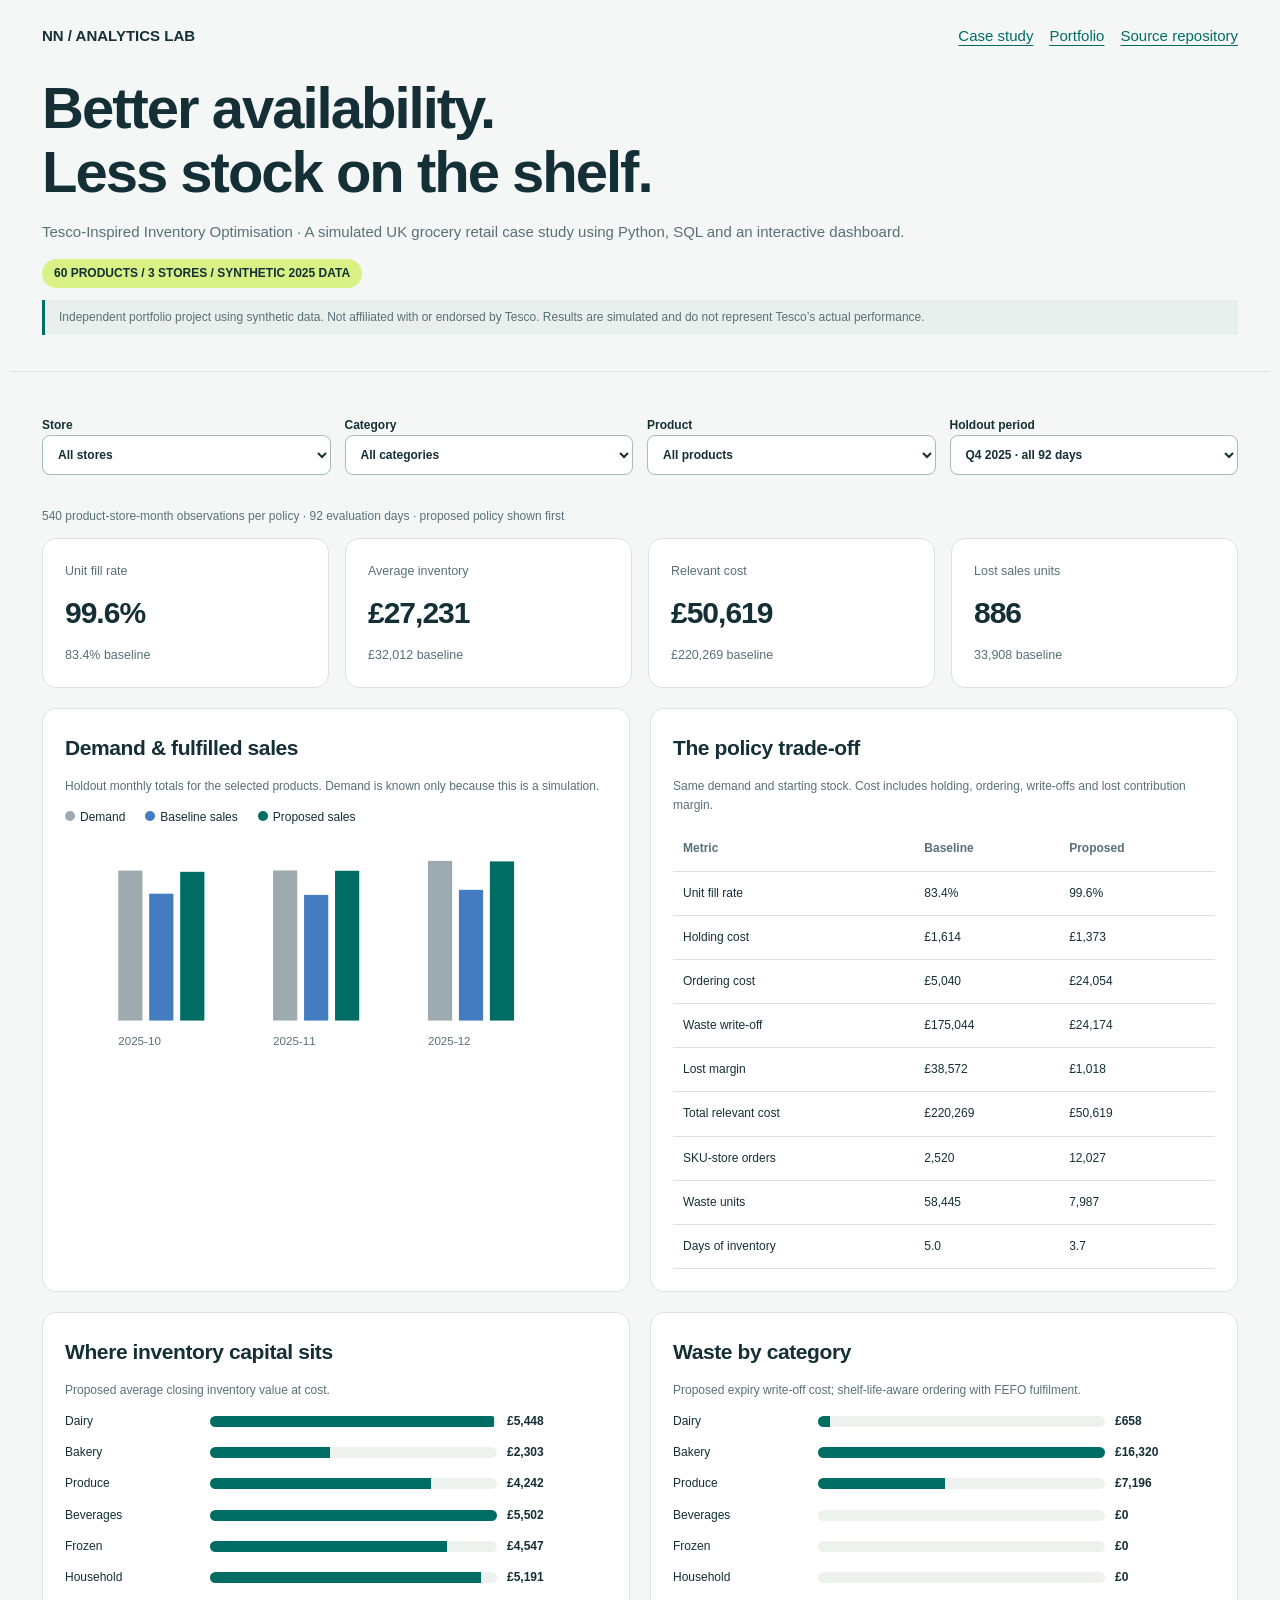
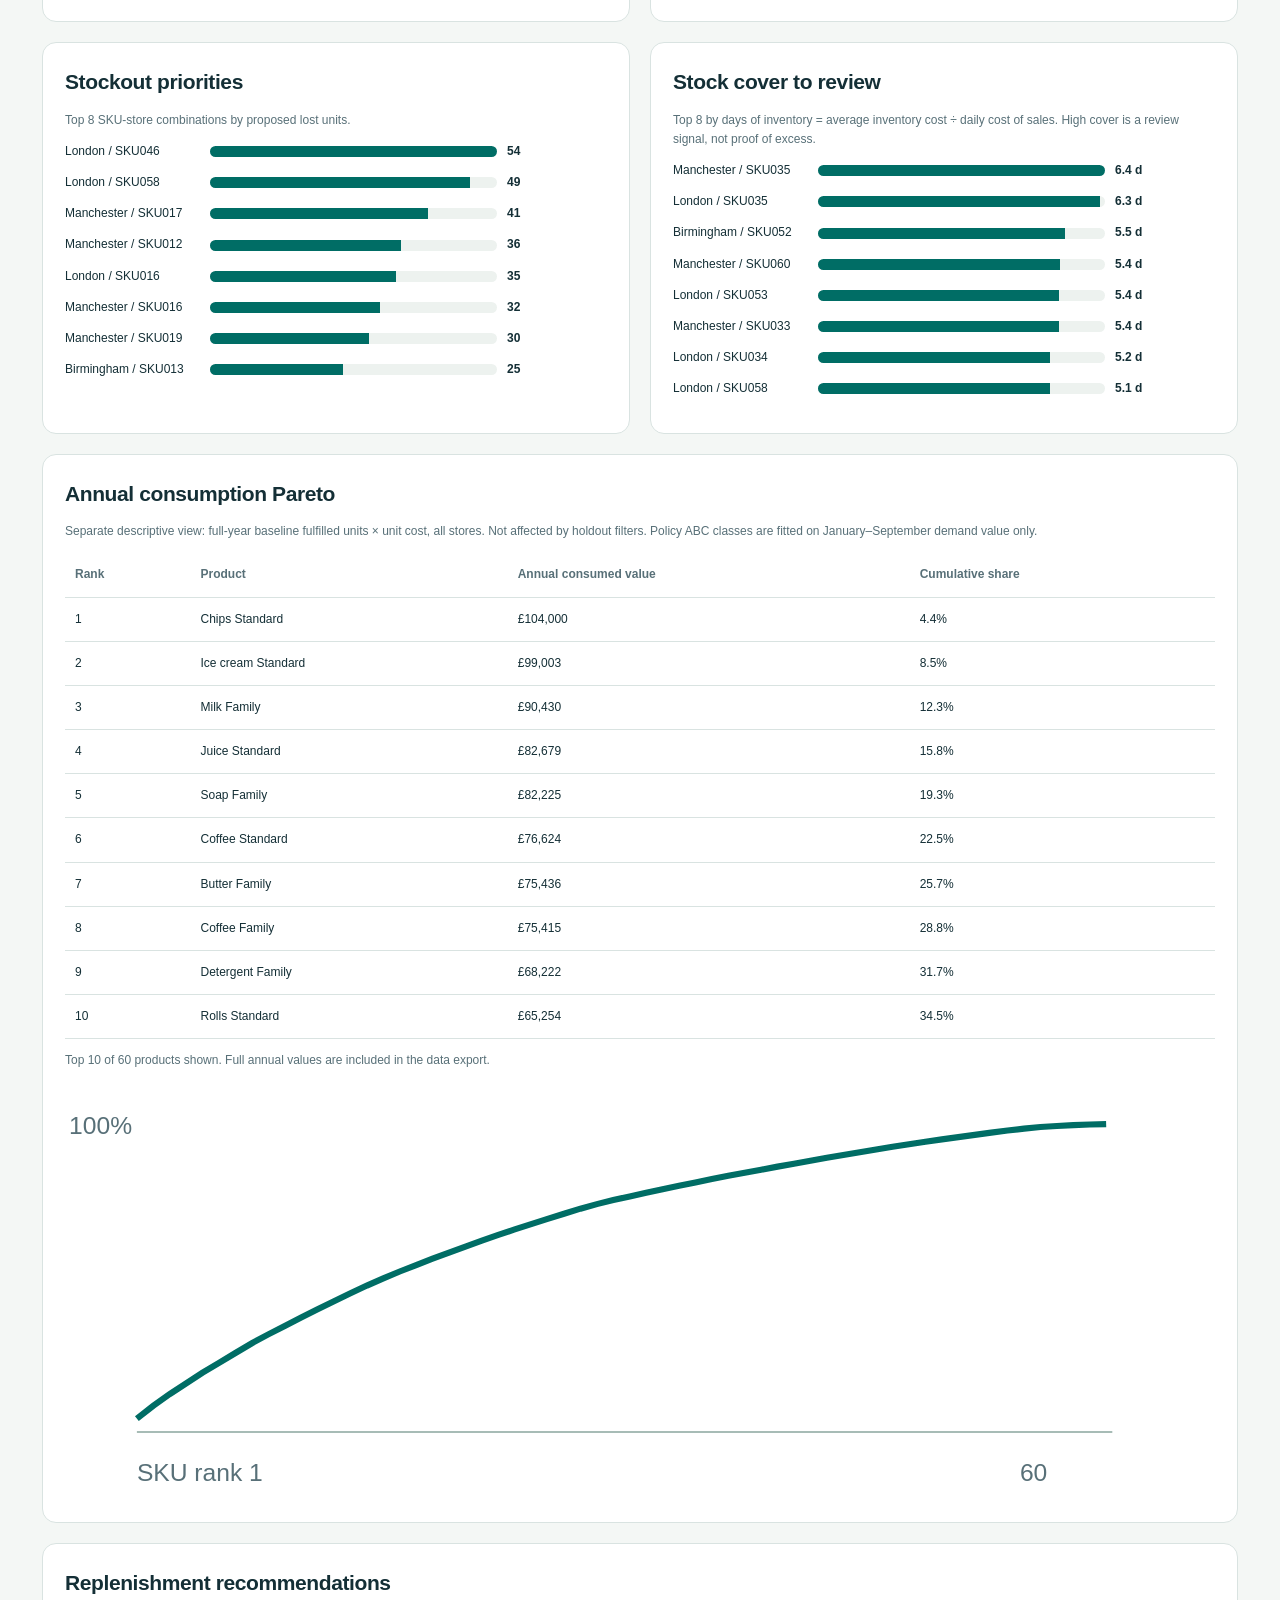
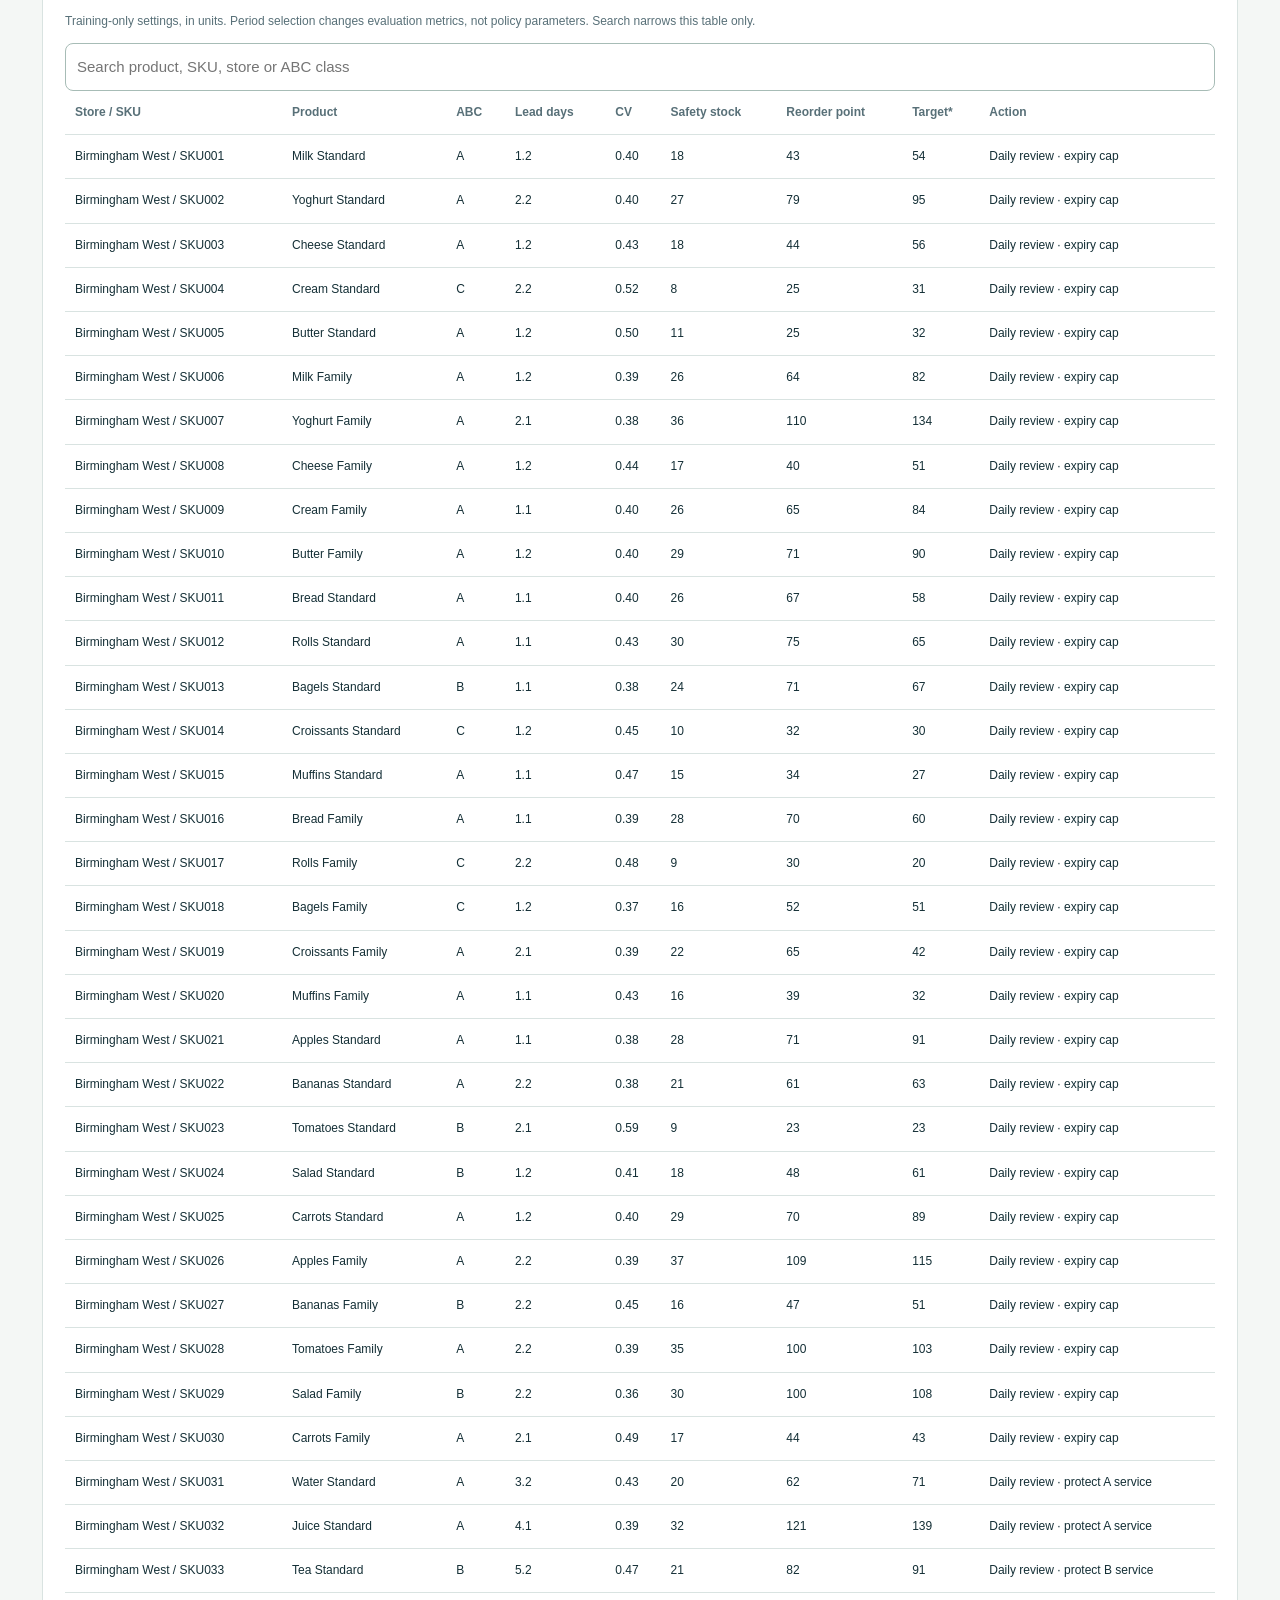
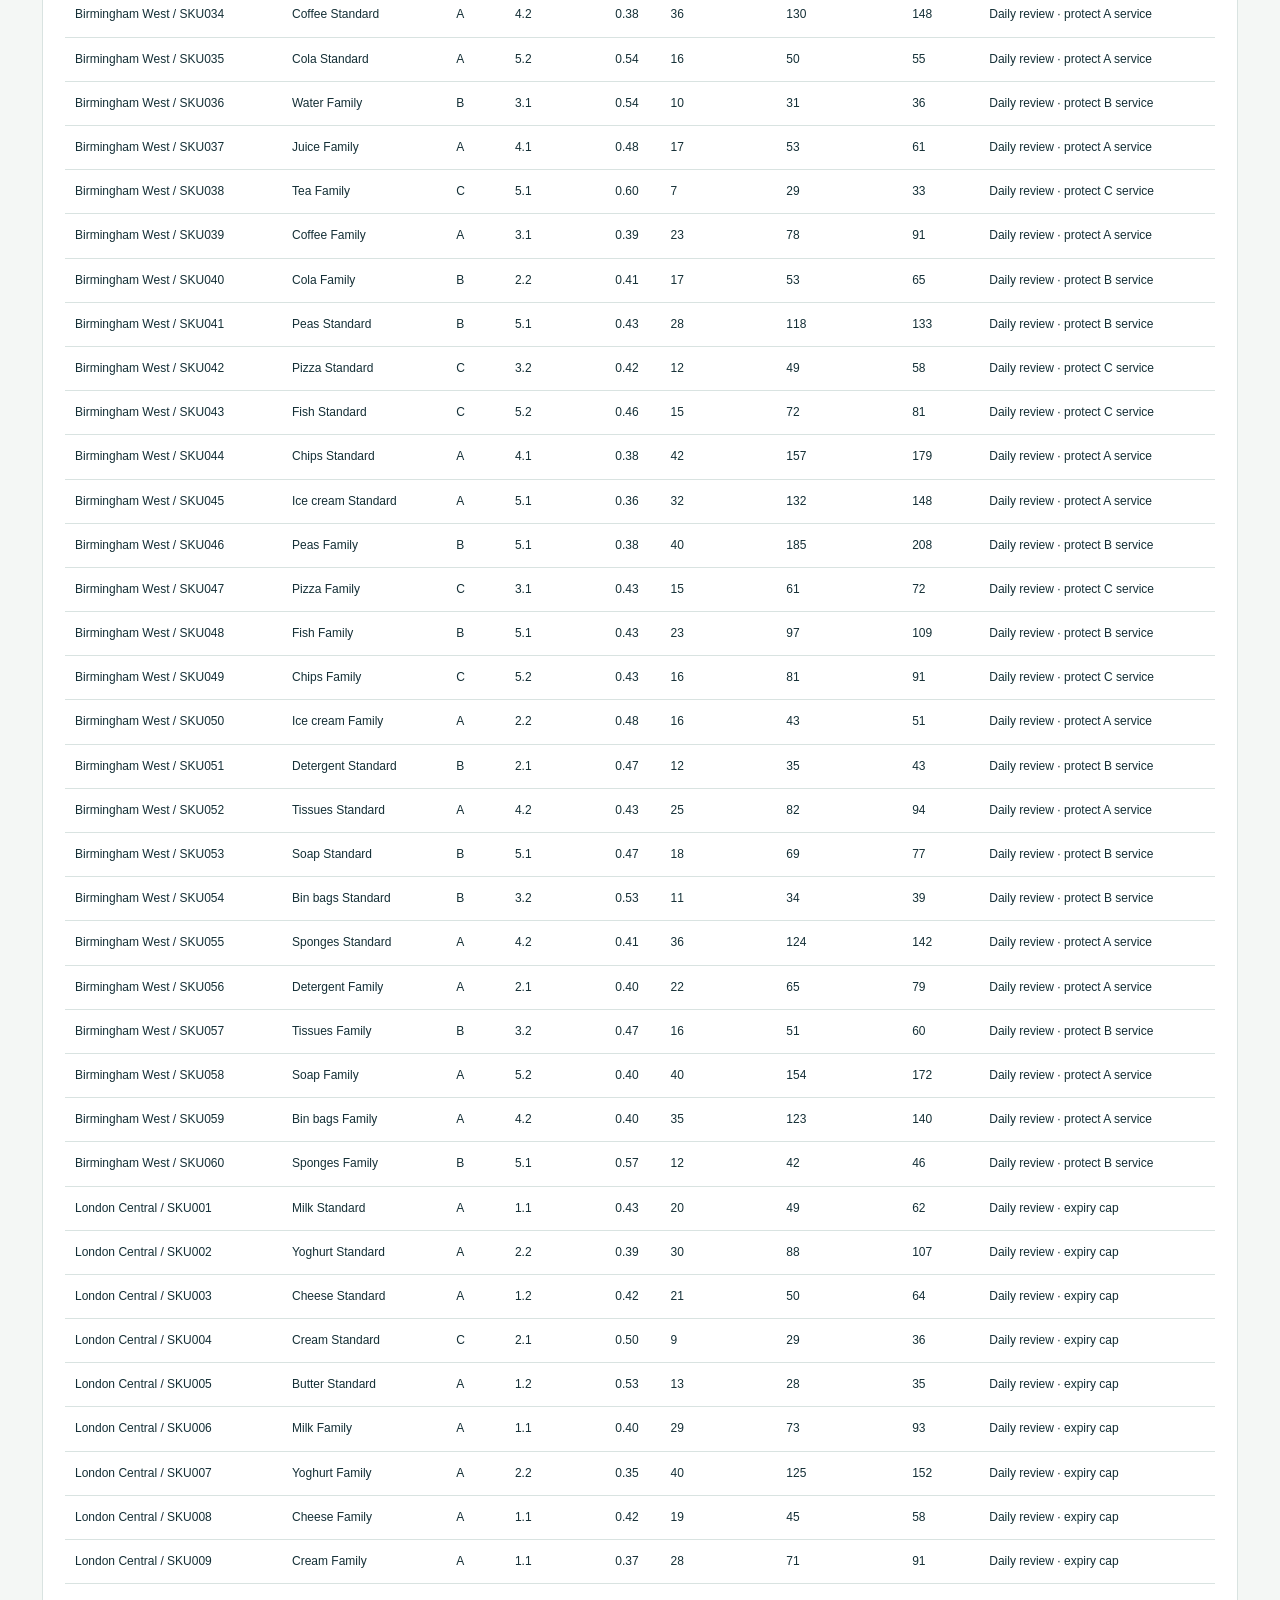
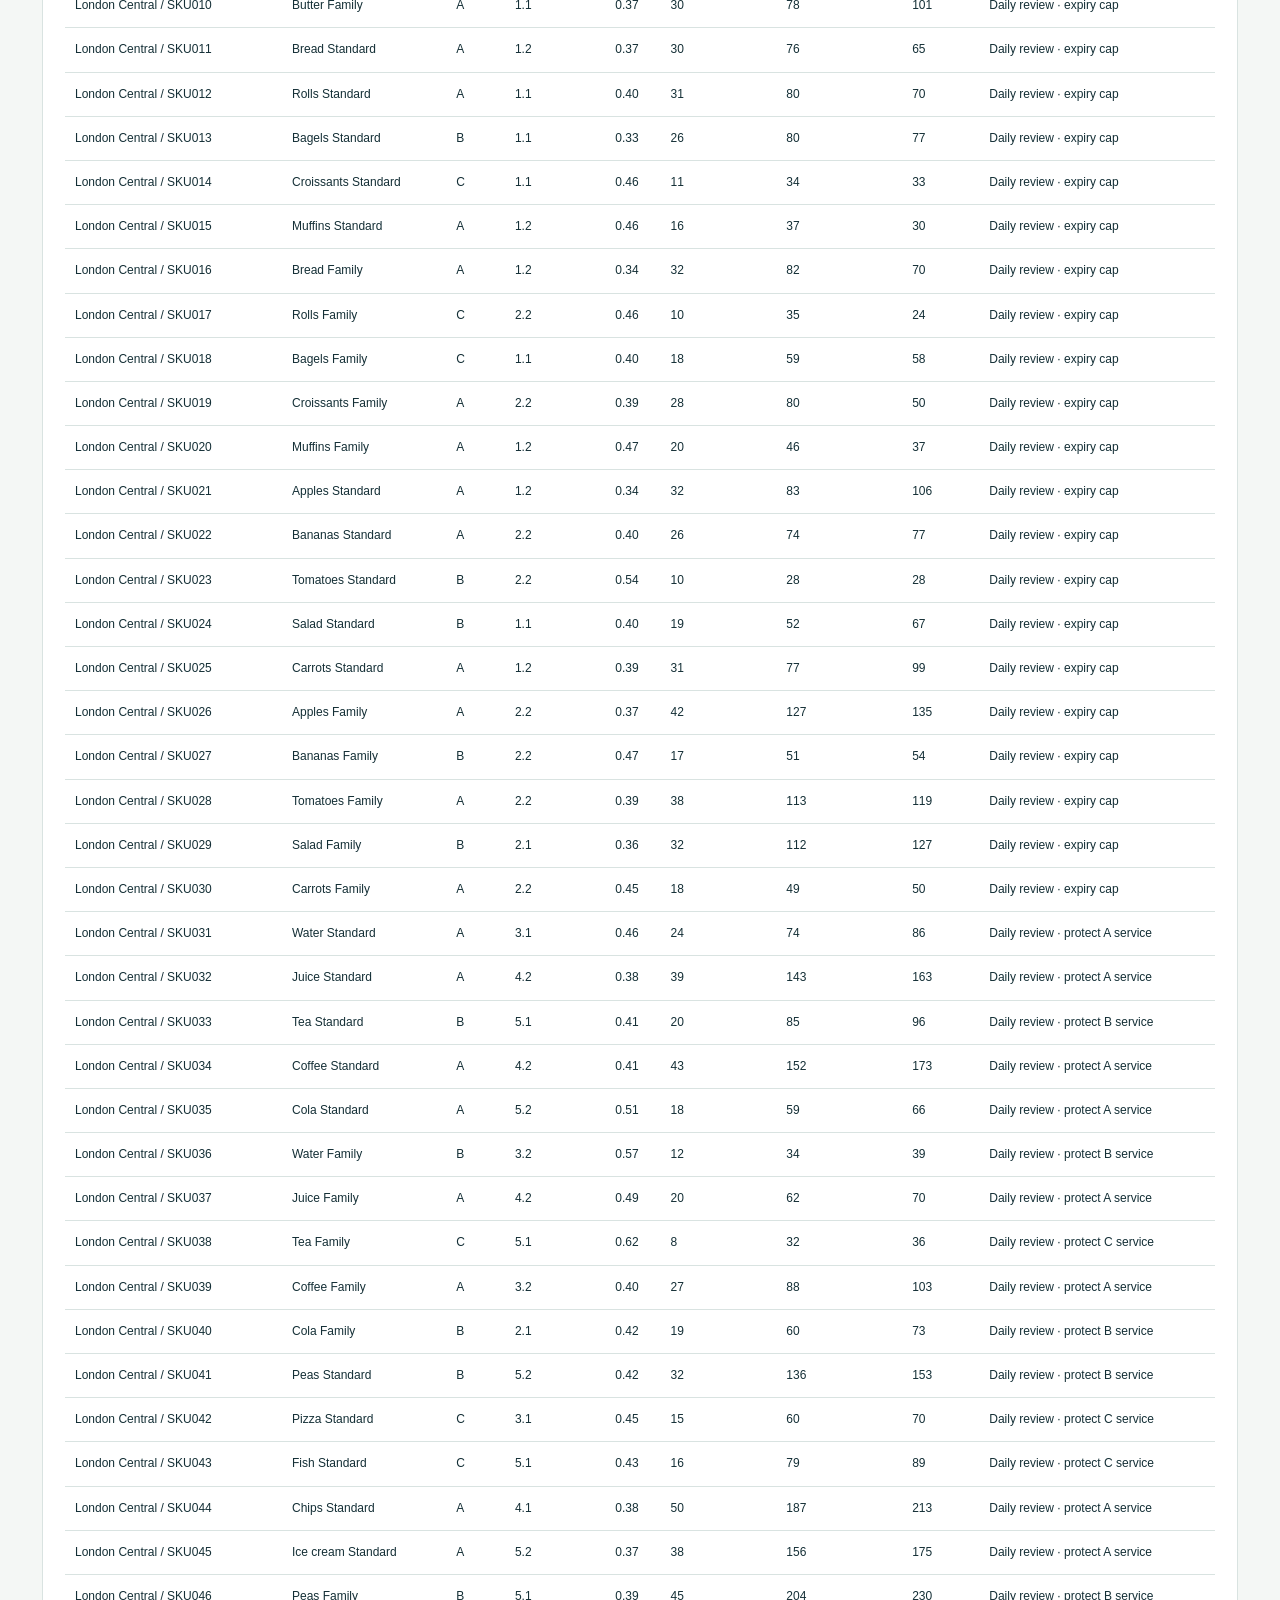
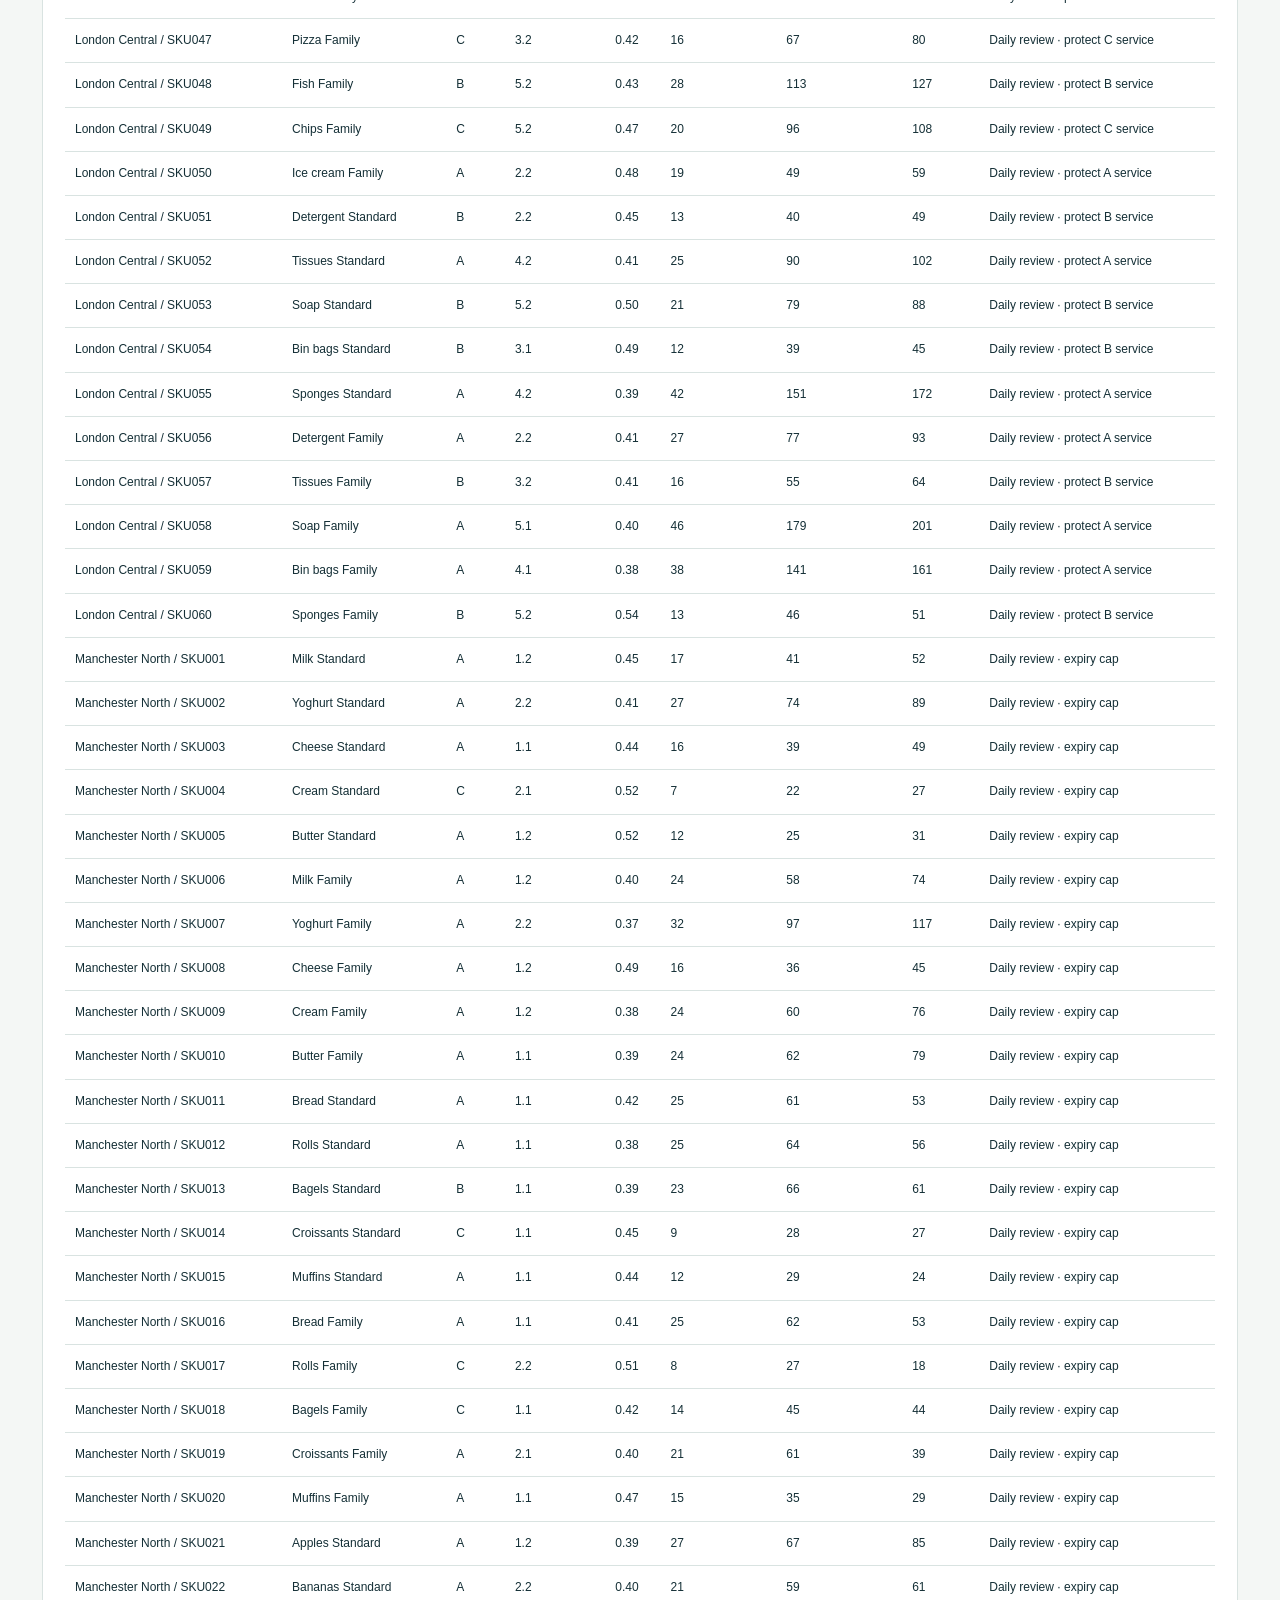
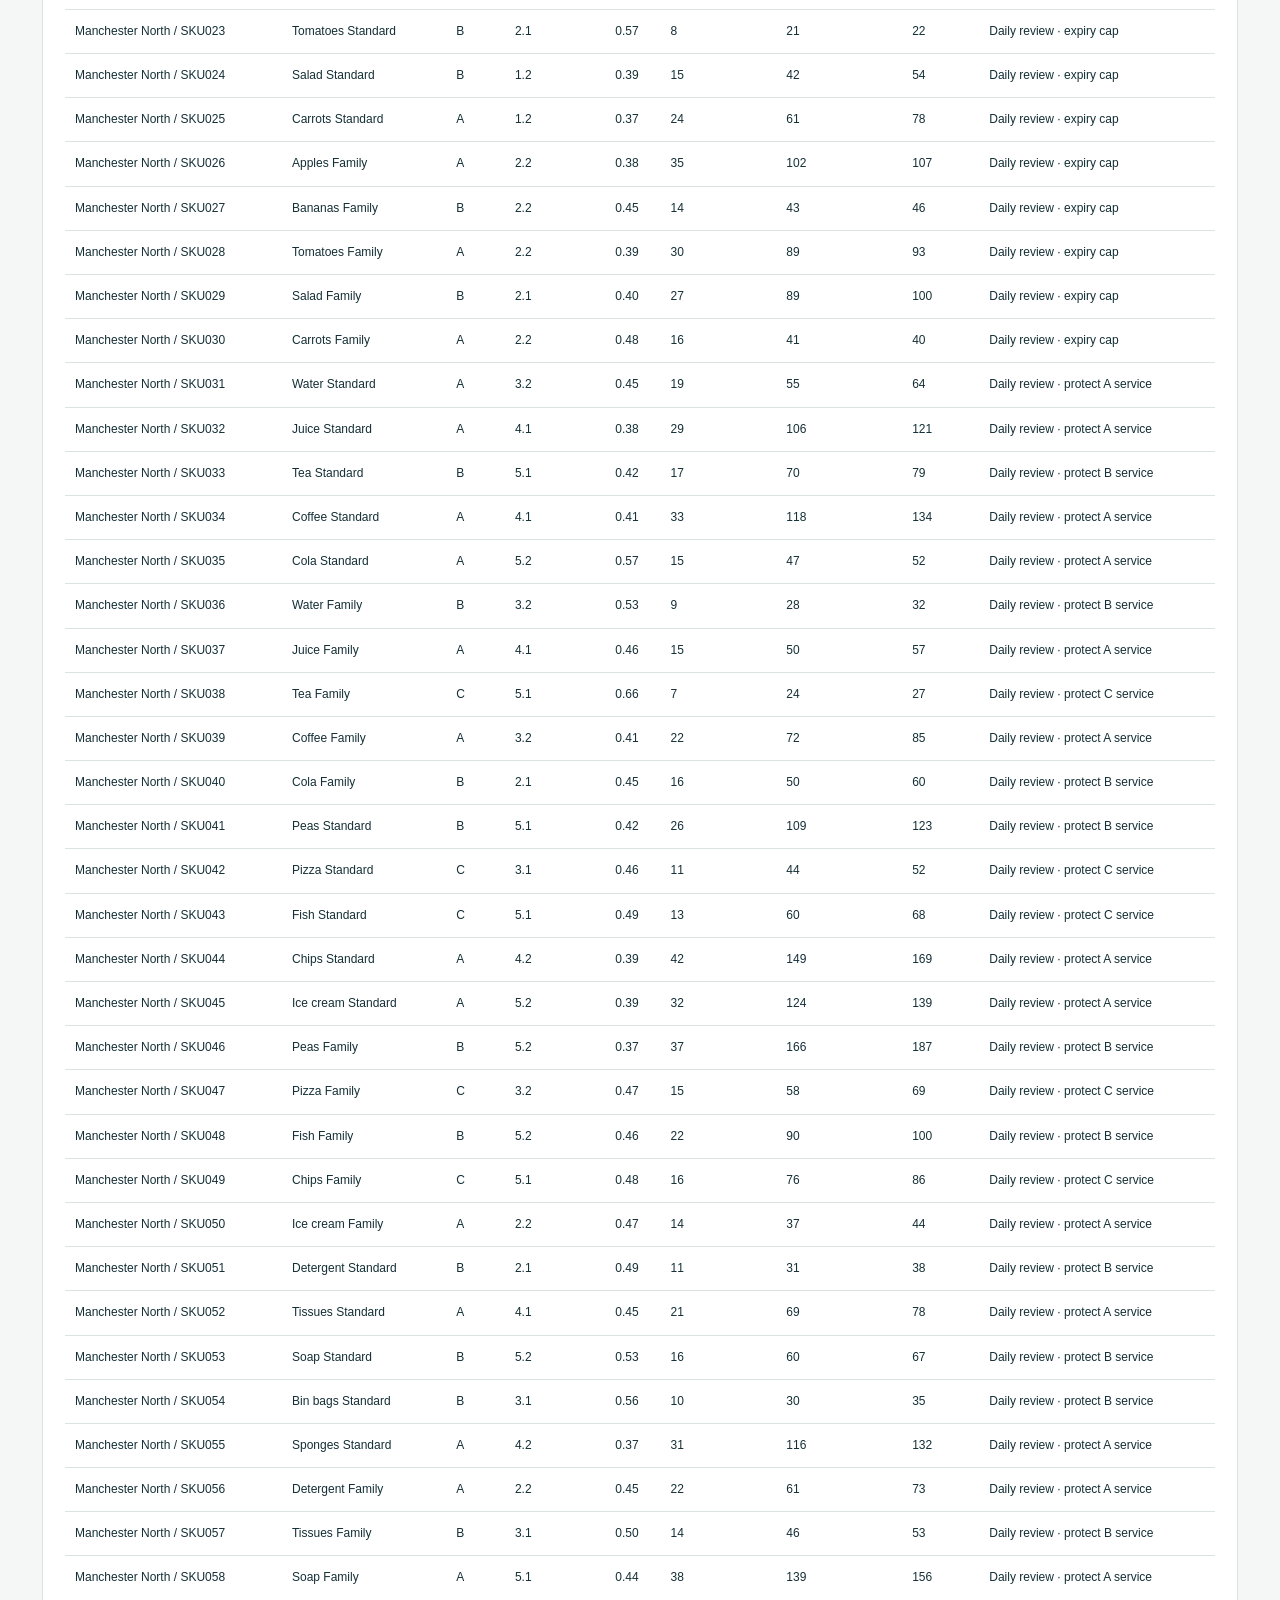
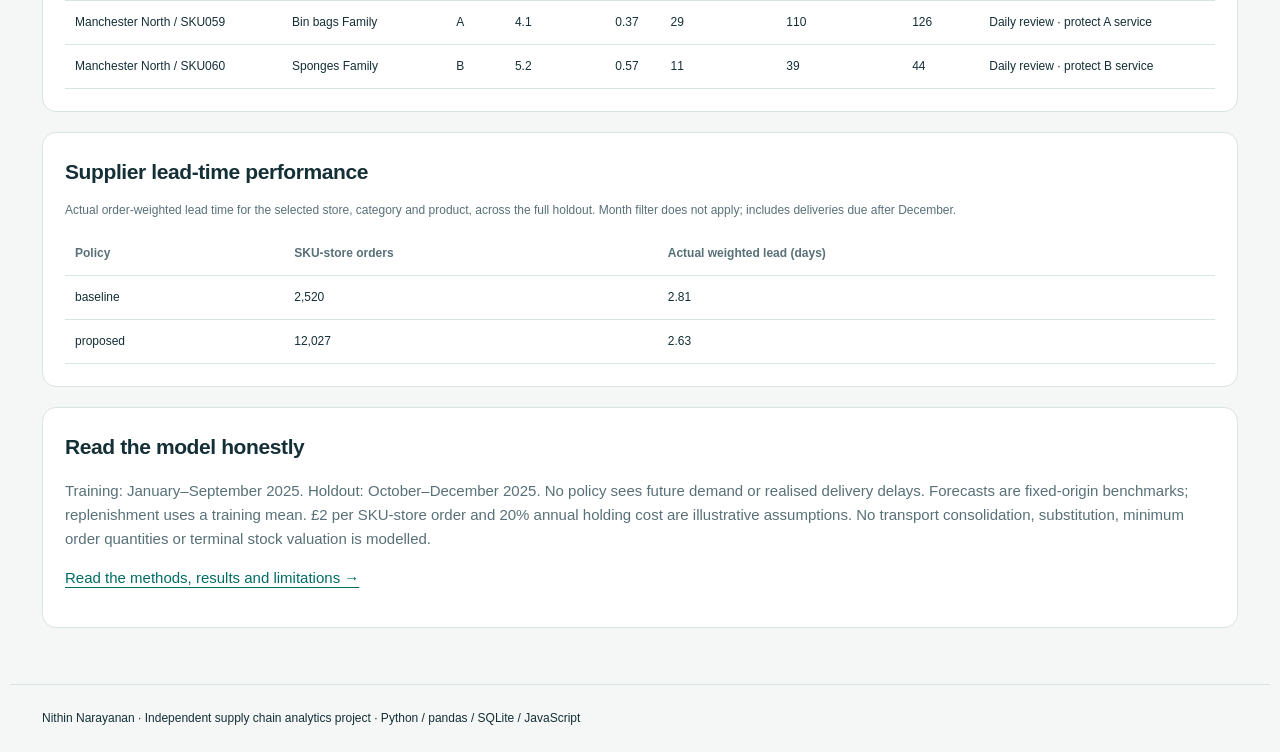
<file: tesco-inventory-optimization/docs/index.html>
<!doctype html><html lang="en"><head><meta charset="utf-8"><meta name="viewport" content="width=device-width,initial-scale=1"><meta name="description" content="Nithin Narayanan's independent synthetic grocery inventory optimisation case study."><title>Inventory Lab | Nithin Narayanan</title><link rel="stylesheet" href="style.css"></head><body><header class="hero"><nav><b>NN / ANALYTICS LAB</b><div><a href="case-study.html">Case study</a><a href="https://itsnithinn.github.io/portfolio/">Portfolio</a><a href="https://github.com/itsnithinn/tesco-inventory-optimization">Source repository</a></div></nav><h1>Better availability.<br>Less stock on the shelf.</h1><p>Tesco-Inspired Inventory Optimisation · A simulated UK grocery retail case study using Python, SQL and an interactive dashboard.</p><span class="pill">60 PRODUCTS / 3 STORES / SYNTHETIC 2025 DATA</span><p class="notice">Independent portfolio project using synthetic data. Not affiliated with or endorsed by Tesco. Results are simulated and do not represent Tesco’s actual performance.</p></header><main><div class="filters"><label>Store<select id="store"></select></label><label>Category<select id="category"></select></label><label>Product<select id="sku"></select></label><label>Holdout period<select id="month"><option value="">Q4 2025 · all 92 days</option><option value="2025-10">October</option><option value="2025-11">November</option><option value="2025-12">December</option></select></label></div><p id="status" aria-live="polite"></p><div id="kpis" class="kpis"></div><div class="grid"><section class="panel"><h2>Demand & fulfilled sales</h2><p class="sub">Holdout monthly totals for the selected products. Demand is known only because this is a simulation.</p><div class="legend"><span><i class="dot grey"></i>Demand</span><span><i class="dot blue"></i>Baseline sales</span><span><i class="dot"></i>Proposed sales</span></div><div id="trend"></div></section><section class="panel"><h2>The policy trade-off</h2><p class="sub">Same demand and starting stock. Cost includes holding, ordering, write-offs and lost contribution margin.</p><div id="comparison" class="tablewrap"></div></section><section class="panel"><h2>Where inventory capital sits</h2><p class="sub">Proposed average closing inventory value at cost.</p><div id="capital"></div></section><section class="panel"><h2>Waste by category</h2><p class="sub">Proposed expiry write-off cost; shelf-life-aware ordering with FEFO fulfilment.</p><div id="waste"></div></section><section class="panel"><h2>Stockout priorities</h2><p class="sub">Top 8 SKU-store combinations by proposed lost units.</p><div id="stockouts"></div></section><section class="panel"><h2>Stock cover to review</h2><p class="sub">Top 8 by days of inventory = average inventory cost ÷ daily cost of sales. High cover is a review signal, not proof of excess.</p><div id="overstock"></div></section><section class="panel wide"><h2>Annual consumption Pareto</h2><p class="sub">Separate descriptive view: full-year baseline fulfilled units × unit cost, all stores. Not affected by holdout filters. Policy ABC classes are fitted on January–September demand value only.</p><div id="pareto"></div></section><section class="panel wide"><h2>Replenishment recommendations</h2><p class="sub">Training-only settings, in units. Period selection changes evaluation metrics, not policy parameters. Search narrows this table only.</p><input id="search" placeholder="Search product, SKU, store or ABC class" aria-label="Search recommendations"><div id="recommendations" class="tablewrap"></div></section><section class="panel wide"><h2>Supplier lead-time performance</h2><p class="sub">Actual order-weighted lead time for the selected store, category and product, across the full holdout. Month filter does not apply; includes deliveries due after December.</p><div id="suppliers"></div></section><section class="panel wide"><h2>Read the model honestly</h2><p>Training: January–September 2025. Holdout: October–December 2025. No policy sees future demand or realised delivery delays. Forecasts are fixed-origin benchmarks; replenishment uses a training mean. £2 per SKU-store order and 20% annual holding cost are illustrative assumptions. No transport consolidation, substitution, minimum order quantities or terminal stock valuation is modelled.</p><p><a href="case-study.html">Read the methods, results and limitations →</a></p></section></div><noscript>Please enable JavaScript to explore this dashboard. The case study is available without JavaScript.</noscript></main><footer>Nithin Narayanan · Independent supply chain analytics project · Python / pandas / SQLite / JavaScript</footer><script src="data.js"></script><script src="app.js"></script></body></html>
</file>
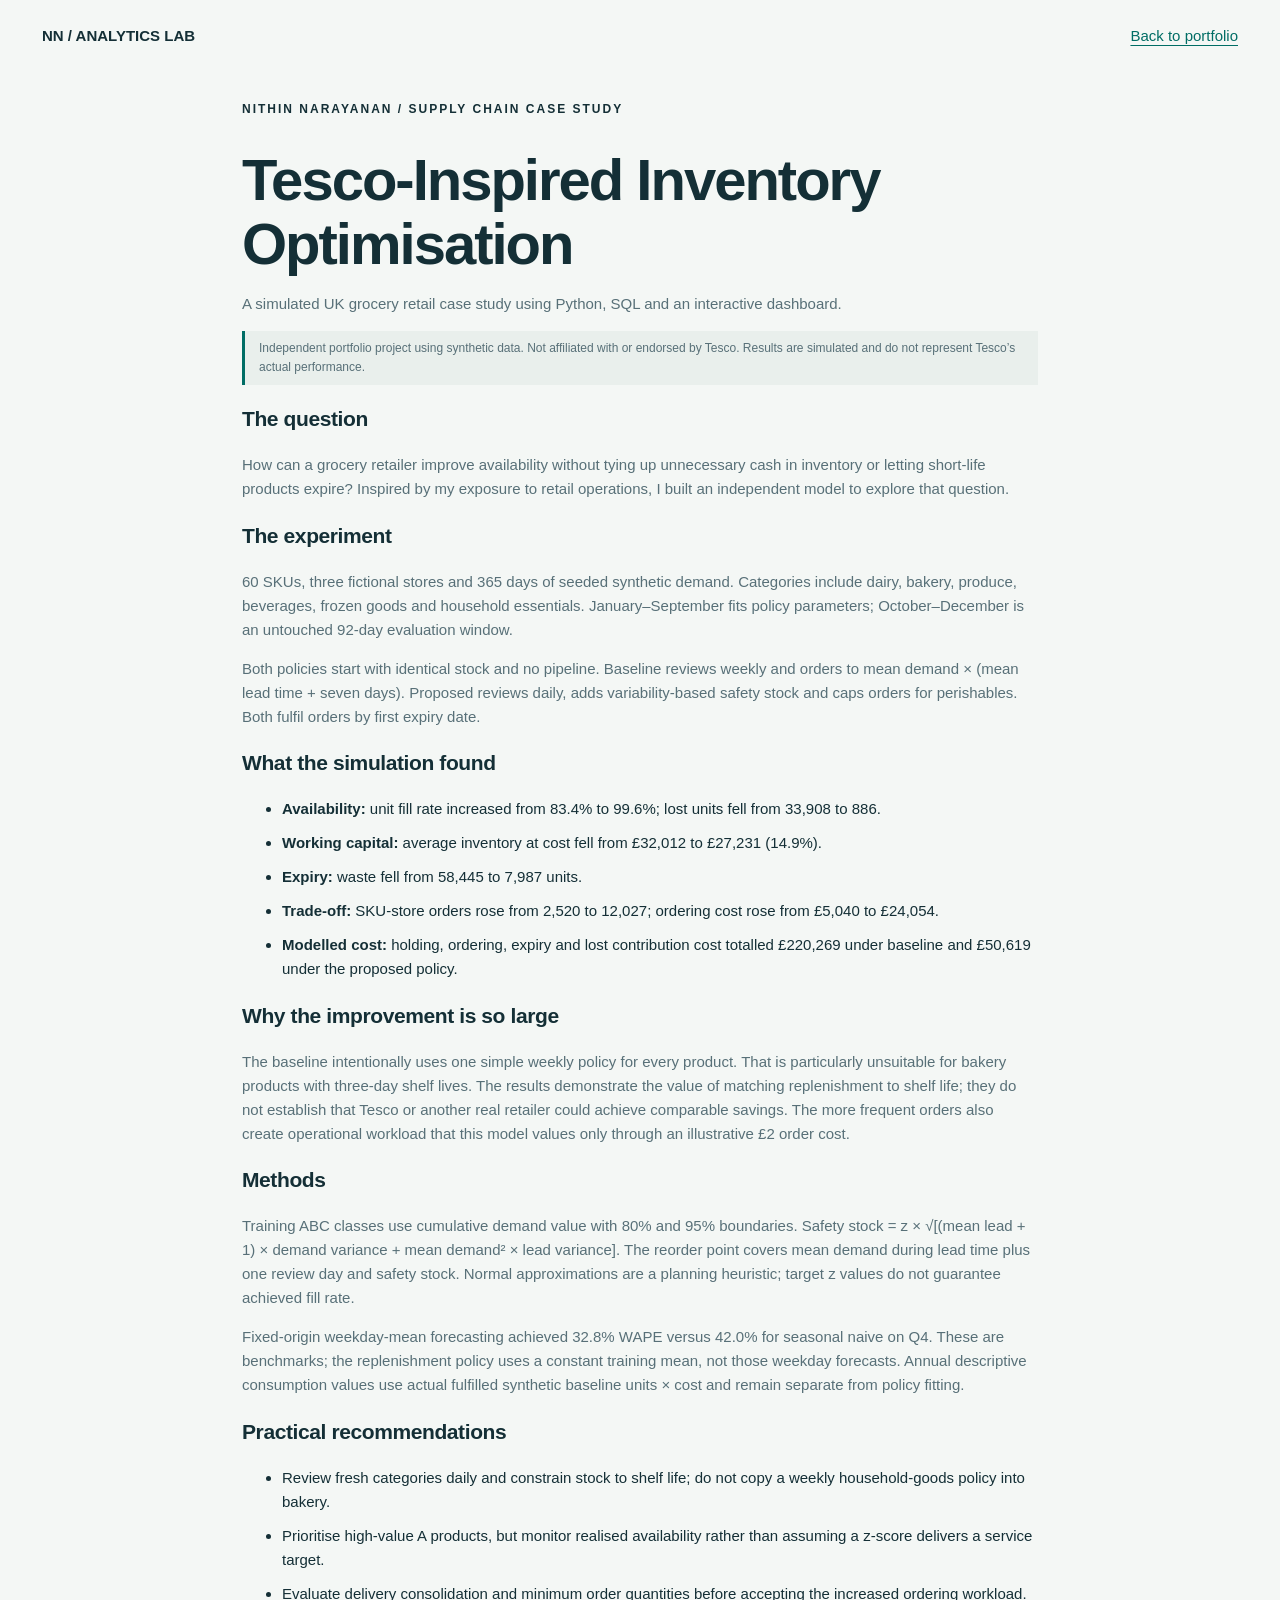
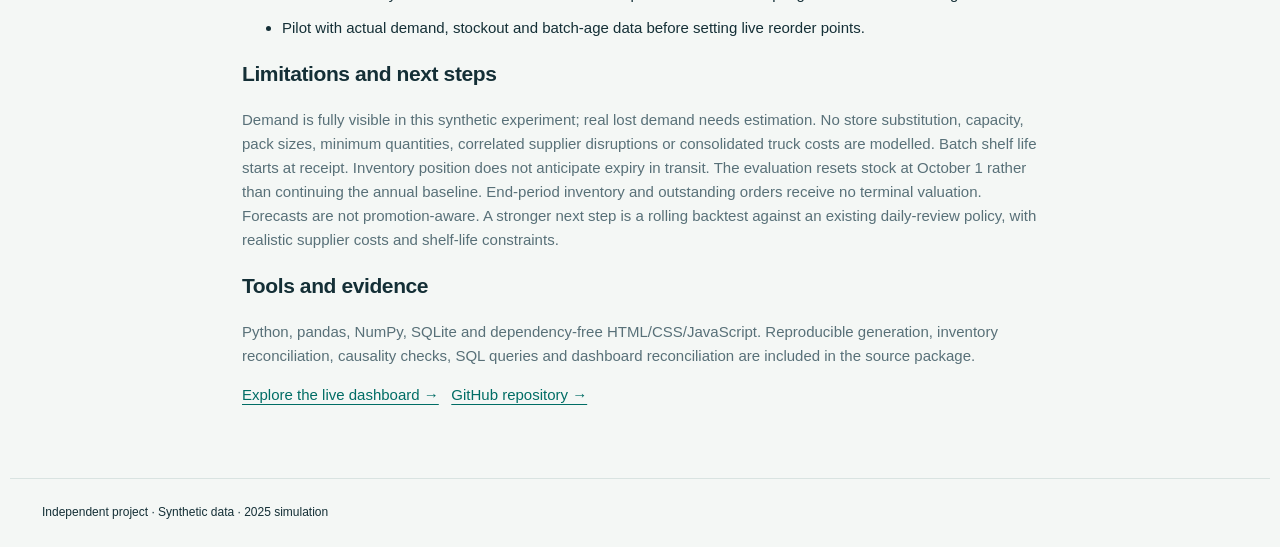
<file: tesco-inventory-optimization/docs/case-study.html>
<!doctype html><html lang="en"><head><meta charset="utf-8"><meta name="viewport" content="width=device-width,initial-scale=1"><title>Inventory Optimisation Case Study | Nithin Narayanan</title><link rel="stylesheet" href="style.css"></head><body><header><nav><b>NN / ANALYTICS LAB</b><a href="https://itsnithinn.github.io/portfolio/">Back to portfolio</a></nav></header><main class="prose"><span class="eyebrow">Nithin Narayanan / Supply chain case study</span><h1>Tesco-Inspired Inventory Optimisation</h1><p>A simulated UK grocery retail case study using Python, SQL and an interactive dashboard.</p><p class="notice">Independent portfolio project using synthetic data. Not affiliated with or endorsed by Tesco. Results are simulated and do not represent Tesco’s actual performance.</p><h2>The question</h2><p>How can a grocery retailer improve availability without tying up unnecessary cash in inventory or letting short-life products expire? Inspired by my exposure to retail operations, I built an independent model to explore that question.</p><h2>The experiment</h2><p>60 SKUs, three fictional stores and 365 days of seeded synthetic demand. Categories include dairy, bakery, produce, beverages, frozen goods and household essentials. January–September fits policy parameters; October–December is an untouched 92-day evaluation window.</p><p>Both policies start with identical stock and no pipeline. Baseline reviews weekly and orders to mean demand × (mean lead time + seven days). Proposed reviews daily, adds variability-based safety stock and caps orders for perishables. Both fulfil orders by first expiry date.</p><h2>What the simulation found</h2><ul><li><strong>Availability:</strong> unit fill rate increased from 83.4% to 99.6%; lost units fell from 33,908 to 886.</li><li><strong>Working capital:</strong> average inventory at cost fell from £32,012 to £27,231 (14.9%).</li><li><strong>Expiry:</strong> waste fell from 58,445 to 7,987 units.</li><li><strong>Trade-off:</strong> SKU-store orders rose from 2,520 to 12,027; ordering cost rose from £5,040 to £24,054.</li><li><strong>Modelled cost:</strong> holding, ordering, expiry and lost contribution cost totalled £220,269 under baseline and £50,619 under the proposed policy.</li></ul><h2>Why the improvement is so large</h2><p>The baseline intentionally uses one simple weekly policy for every product. That is particularly unsuitable for bakery products with three-day shelf lives. The results demonstrate the value of matching replenishment to shelf life; they do not establish that Tesco or another real retailer could achieve comparable savings. The more frequent orders also create operational workload that this model values only through an illustrative £2 order cost.</p><h2>Methods</h2><p>Training ABC classes use cumulative demand value with 80% and 95% boundaries. Safety stock = z × √[(mean lead + 1) × demand variance + mean demand² × lead variance]. The reorder point covers mean demand during lead time plus one review day and safety stock. Normal approximations are a planning heuristic; target z values do not guarantee achieved fill rate.</p><p>Fixed-origin weekday-mean forecasting achieved 32.8% WAPE versus 42.0% for seasonal naive on Q4. These are benchmarks; the replenishment policy uses a constant training mean, not those weekday forecasts. Annual descriptive consumption values use actual fulfilled synthetic baseline units × cost and remain separate from policy fitting.</p><h2>Practical recommendations</h2><ul><li>Review fresh categories daily and constrain stock to shelf life; do not copy a weekly household-goods policy into bakery.</li><li>Prioritise high-value A products, but monitor realised availability rather than assuming a z-score delivers a service target.</li><li>Evaluate delivery consolidation and minimum order quantities before accepting the increased ordering workload.</li><li>Pilot with actual demand, stockout and batch-age data before setting live reorder points.</li></ul><h2>Limitations and next steps</h2><p>Demand is fully visible in this synthetic experiment; real lost demand needs estimation. No store substitution, capacity, pack sizes, minimum quantities, correlated supplier disruptions or consolidated truck costs are modelled. Batch shelf life starts at receipt. Inventory position does not anticipate expiry in transit. The evaluation resets stock at October 1 rather than continuing the annual baseline. End-period inventory and outstanding orders receive no terminal valuation. Forecasts are not promotion-aware. A stronger next step is a rolling backtest against an existing daily-review policy, with realistic supplier costs and shelf-life constraints.</p><h2>Tools and evidence</h2><p>Python, pandas, NumPy, SQLite and dependency-free HTML/CSS/JavaScript. Reproducible generation, inventory reconciliation, causality checks, SQL queries and dashboard reconciliation are included in the source package.</p><p><a href="index.html">Explore the live dashboard →</a> &nbsp; <a href="https://github.com/itsnithinn/tesco-inventory-optimization">GitHub repository →</a></p></main><footer>Independent project · Synthetic data · 2025 simulation</footer></body></html>
</file>
<file: tesco-inventory-optimization/docs/style.css>
:root{--ink:#142f36;--muted:#587078;--green:#006d65;--lime:#d9f185;--line:#d9e3e1;--paper:#f4f7f5}*{box-sizing:border-box}body{margin:0;background:var(--paper);color:var(--ink);font:15px/1.6 Inter,Arial,sans-serif}header,main,footer{max-width:1260px;margin:auto;padding:24px 32px}nav{display:flex;justify-content:space-between;gap:16px;flex-wrap:wrap}a{color:var(--green);text-underline-offset:4px}nav a{margin-left:16px}h1{font-size:clamp(32px,5vw,58px);line-height:1.1;letter-spacing:-2px;max-width:850px;margin:28px 0 16px}h2{font-size:21px;letter-spacing:-.4px}h3{font-size:16px}p{color:var(--muted)}.eyebrow{font-size:12px;font-weight:bold;letter-spacing:2px;text-transform:uppercase}.hero{border-bottom:1px solid var(--line)}.pill{display:inline-block;background:var(--lime);padding:5px 12px;border-radius:20px;font-size:12px;font-weight:bold}.notice{font-size:12px;border-left:3px solid var(--green);padding:8px 14px;background:#e9efec}.filters{display:flex;gap:14px;flex-wrap:wrap;padding:20px 0}.filters label{flex:1;min-width:150px;font-size:12px;font-weight:bold}select,input{display:block;width:100%;padding:11px;border:1px solid #a7bcb6;border-radius:8px;background:white;color:var(--ink);font:inherit}button{cursor:pointer;border:0;background:var(--green);color:white;border-radius:8px;padding:12px 18px}button:focus-visible,a:focus-visible,select:focus-visible,input:focus-visible{outline:3px solid #c18420;outline-offset:3px}.kpis{display:grid;grid-template-columns:repeat(4,1fr);gap:16px}.card,.panel{background:white;border:1px solid var(--line);border-radius:14px;padding:22px}.card small{display:block;color:var(--muted)}.card strong{font-size:30px;letter-spacing:-1px;display:block;margin:8px 0}.grid{display:grid;grid-template-columns:1fr 1fr;gap:20px;margin-top:20px}.panel h2{margin:0 0 8px}.wide{grid-column:1/-1}.sub{font-size:12px;color:var(--muted)}.barrow{display:grid;grid-template-columns:135px 1fr 100px;gap:10px;align-items:center;margin:12px 0;font-size:12px}.track{background:#edf2ef;height:11px;border-radius:8px;overflow:hidden}.bar{height:100%;background:var(--green)}.tablewrap{overflow:auto}table{border-collapse:collapse;width:100%;font-size:12px}th,td{text-align:left;padding:12px 10px;border-bottom:1px solid var(--line);white-space:nowrap}th{color:var(--muted)}svg{width:100%;height:auto}svg text{font:12px Arial;fill:var(--muted)}.legend{display:flex;gap:20px;font-size:12px}.dot{display:inline-block;width:10px;height:10px;border-radius:50%;background:var(--green);margin-right:5px}.dot.blue{background:#437cc1}.dot.grey{background:#9dabb0}.prose{max-width:860px}.prose li{margin-bottom:10px}.metric{color:var(--green);font-weight:bold}footer{font-size:12px;border-top:1px solid var(--line);margin-top:32px}#status{font-size:12px} @media(max-width:750px){header,main,footer{padding:20px}.kpis,.grid{grid-template-columns:1fr 1fr}.panel{grid-column:1/-1}.card{padding:16px}.card strong{font-size:24px}.barrow{grid-template-columns:105px 1fr 75px}h1{letter-spacing:-1px}}@media(max-width:390px){.kpis{grid-template-columns:1fr}}
</file>
